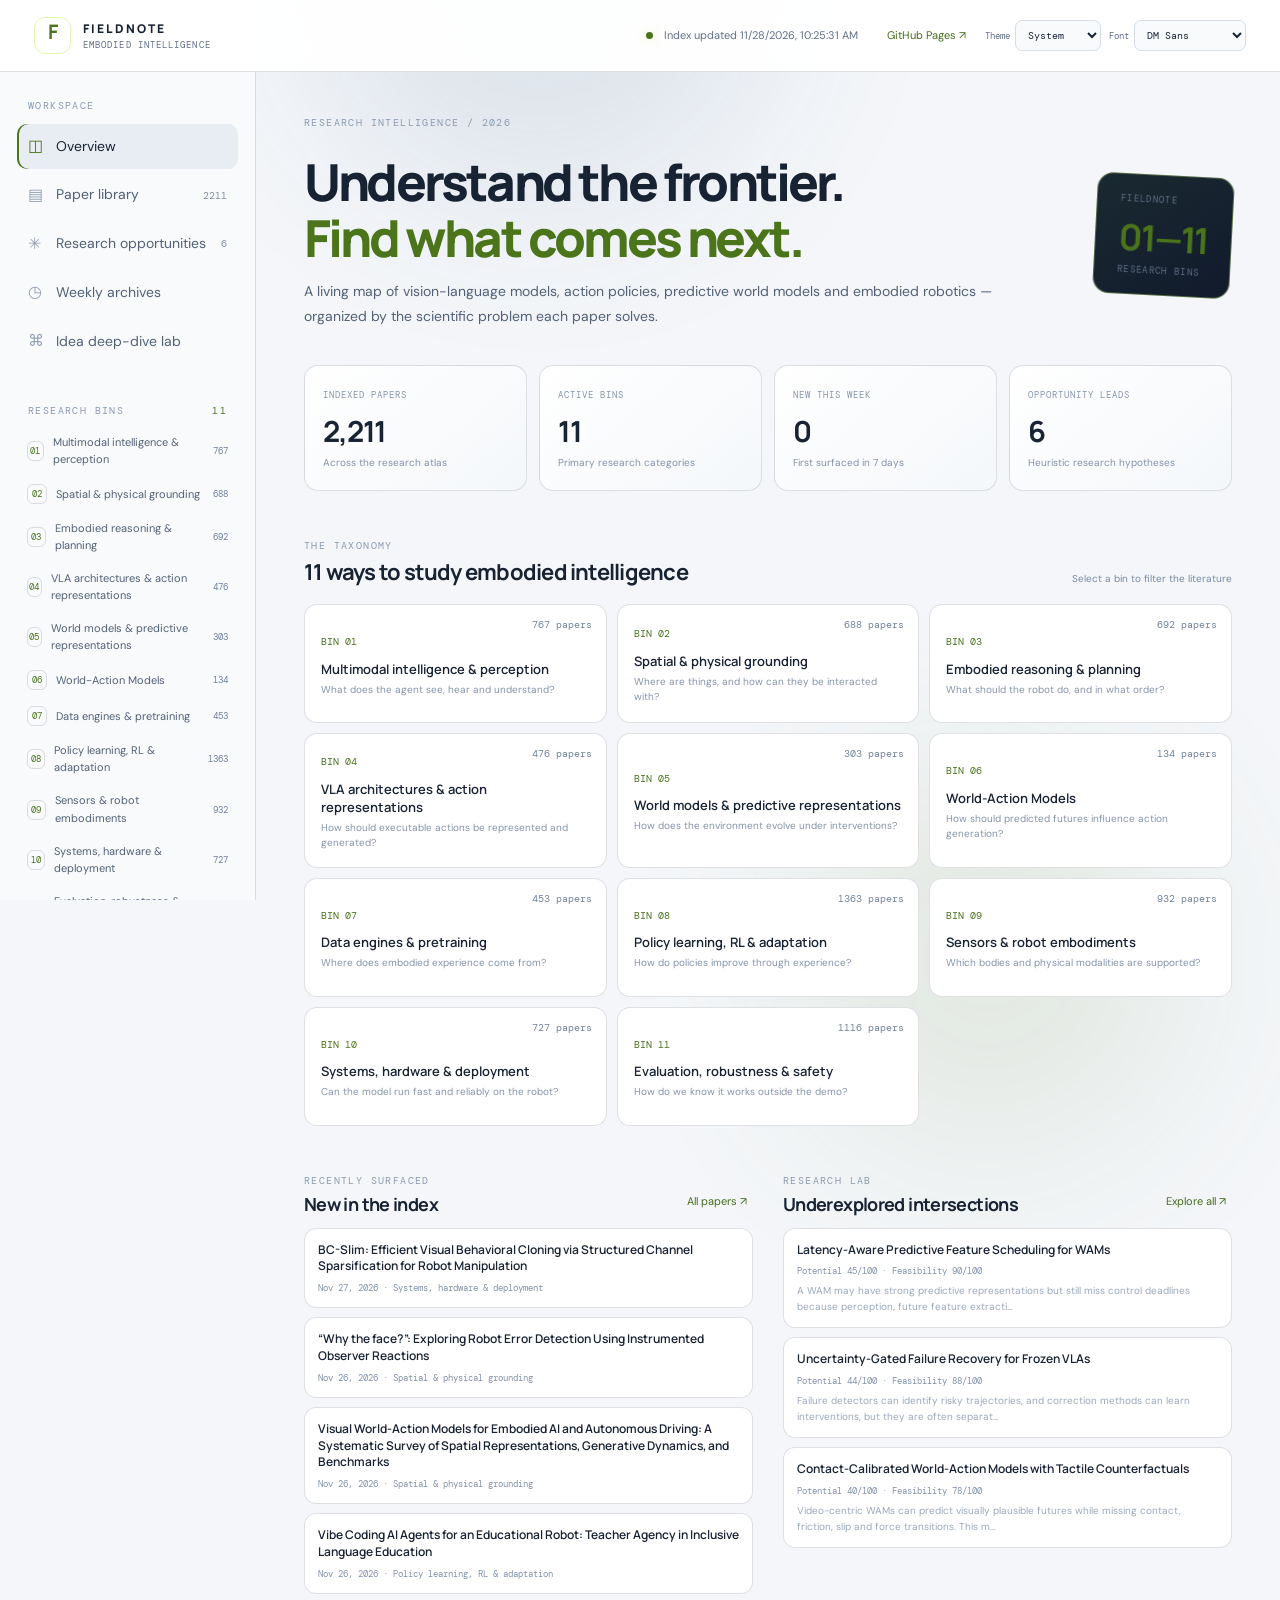
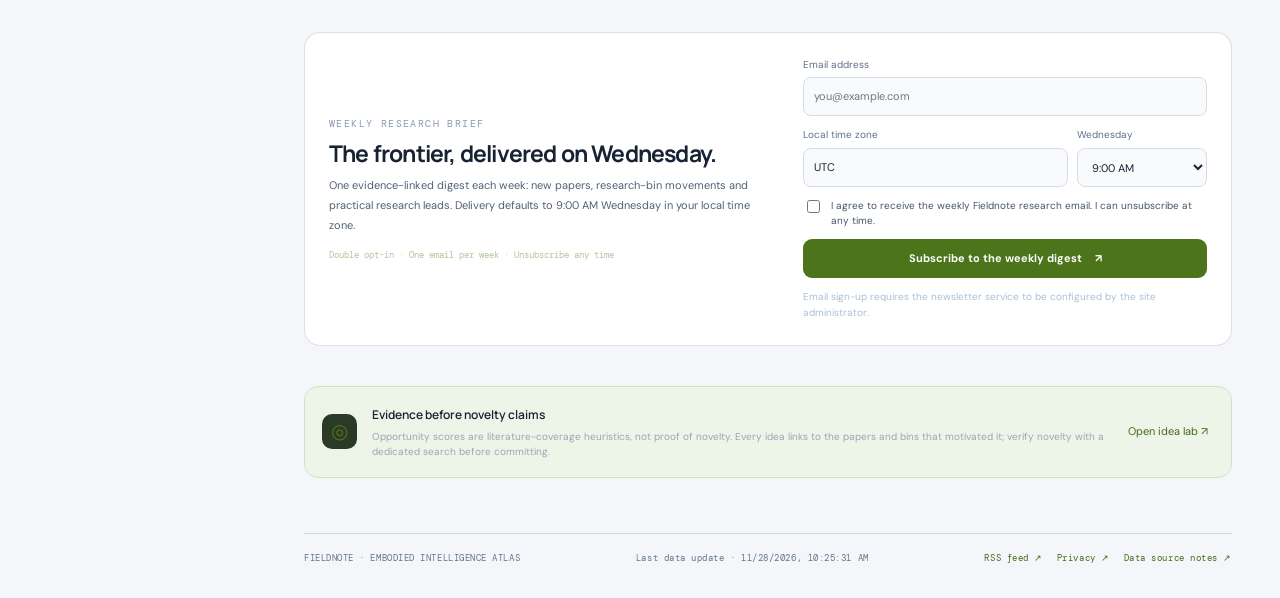
<file: index.html>
<!doctype html>
<html lang="en">
<head>
  <meta charset="utf-8">
  <meta name="viewport" content="width=device-width,initial-scale=1">
  <meta name="description" content="A searchable research atlas for vision-language models, VLAs, world models, World-Action Models and embodied robotics.">
  <meta name="keywords" content="embodied AI, VLA, VLM, world models, robotics research, robot learning, humanoids, manipulation">
  <meta name="robots" content="index,follow,max-image-preview:large">
  <link rel="canonical" href="https://hari-hashing.github.io/fieldnote/">
  <link rel="alternate" type="application/atom+xml" title="Fieldnote research feed" href="https://hari-hashing.github.io/fieldnote/feed.xml">
  <meta property="og:type" content="website"><meta property="og:site_name" content="Fieldnote">
  <meta property="og:title" content="Fieldnote — Embodied AI Research Atlas">
  <meta property="og:description" content="A living map of VLMs, VLAs, world models and embodied robotics.">
  <meta property="og:url" content="https://hari-hashing.github.io/fieldnote/">
  <meta name="twitter:card" content="summary">
  <script type="application/ld+json">{"@context":"https://schema.org","@type":"CollectionPage","name":"Fieldnote — Embodied AI Research Atlas","url":"https://hari-hashing.github.io/fieldnote/","description":"Research atlas for VLMs, VLAs, world models and embodied robotics.","isAccessibleForFree":true}</script>
  <meta name="theme-color" content="#0b1020">
  <title>Fieldnote — Embodied AI Research Atlas</title>
  <link rel="icon" href="assets/favicon.svg" type="image/svg+xml">
  <link rel="stylesheet" href="assets/styles.css">
</head>
<body>
  <div class="ambient ambient-a"></div><div class="ambient ambient-b"></div>
  <header class="topbar">
    <a class="brand" href="#overview" aria-label="Fieldnote home">
      <span class="brand-mark">F<span>·</span></span>
      <span><b>FIELDNOTE</b><small>EMBODIED INTELLIGENCE</small></span>
    </a>
    <div class="topmeta">
      <span class="live-dot"></span><span id="freshness">Loading research index…</span>
      <a class="top-link" href="https://docs.github.com/en/pages" target="_blank" rel="noreferrer">GitHub Pages ↗</a>
      <div class="appearance-controls">
        <label>Theme <select id="theme-select" aria-label="Color theme"><option value="system">System</option><option value="dark">Midnight</option><option value="light">Light</option><option value="forest">Forest</option></select></label>
        <label>Font <select id="font-select" aria-label="Interface font"><option value="dm">DM Sans</option><option value="inter">Inter</option><option value="plex">IBM Plex</option><option value="source">Source Sans</option><option value="atkinson">Atkinson</option><option value="space">Space Grotesk</option></select></label>
      </div>
    </div>
  </header>

  <div class="shell">
    <aside class="sidebar">
      <div class="side-label">WORKSPACE</div>
      <button class="nav-item active" data-view="overview"><span>◫</span> Overview</button>
      <button class="nav-item" data-view="papers"><span>▤</span> Paper library <em id="paper-nav-count">—</em></button>
      <button class="nav-item" data-view="opportunities"><span>✳</span> Research opportunities <em id="idea-nav-count">—</em></button>
      <button class="nav-item" data-view="archives"><span>◷</span> Weekly archives</button>
      <button class="nav-item" data-view="prompt"><span>⌘</span> Idea deep-dive lab</button>
      <div class="side-divider"></div>
      <div class="side-label">RESEARCH BINS <span id="bin-total">11</span></div>
      <div id="bin-nav" class="bin-nav"></div>
      <div class="sidebar-bottom">
        <div class="source-pulse"><span></span><div><b>Ingestion pipeline</b><small>GitHub Actions · daily</small></div></div>
        <a href="README.md" target="_blank">Setup & documentation ↗</a>
      </div>
    </aside>

    <main class="main">
      <section id="view-overview" class="view active">
        <div class="eyebrow">RESEARCH INTELLIGENCE / 2026</div>
        <div class="hero-row">
          <div>
            <h1>Understand the frontier.<br><span>Find what comes next.</span></h1>
            <p class="hero-copy">A living map of vision-language models, action policies, predictive world models and embodied robotics — organized by the scientific problem each paper solves.</p>
          </div>
          <div class="hero-stamp"><span>FIELDNOTE</span><b>01—11</b><small>RESEARCH BINS</small></div>
        </div>
        <div class="stats-grid">
          <article class="stat-card"><span class="stat-kicker">INDEXED PAPERS</span><b id="stat-papers">—</b><small>Across the research atlas</small></article>
          <article class="stat-card"><span class="stat-kicker">ACTIVE BINS</span><b id="stat-bins">—</b><small>Primary research categories</small></article>
          <article class="stat-card"><span class="stat-kicker">NEW THIS WEEK</span><b id="stat-week">—</b><small>First surfaced in 7 days</small></article>
          <article class="stat-card"><span class="stat-kicker">OPPORTUNITY LEADS</span><b id="stat-ideas">—</b><small>Heuristic research hypotheses</small></article>
        </div>
        <div class="section-heading"><div><div class="eyebrow">THE TAXONOMY</div><h2>11 ways to study embodied intelligence</h2></div><span class="section-note">Select a bin to filter the literature</span></div>
        <div id="bin-grid" class="bin-grid"></div>
        <div class="two-col-section">
          <section><div class="section-heading compact"><div><div class="eyebrow">RECENTLY SURFACED</div><h2>New in the index</h2></div><button class="text-button" data-go="papers">All papers ↗</button></div><div id="recent-papers" class="stack-list"></div></section>
          <section><div class="section-heading compact"><div><div class="eyebrow">RESEARCH LAB</div><h2>Underexplored intersections</h2></div><button class="text-button" data-go="opportunities">Explore all ↗</button></div><div id="featured-ideas" class="stack-list"></div></section>
        </div>
        <section class="newsletter-panel" aria-labelledby="newsletter-title">
          <div class="newsletter-copy"><div class="eyebrow">WEEKLY RESEARCH BRIEF</div><h2 id="newsletter-title">The frontier, delivered on Wednesday.</h2>
            <p>One evidence-linked digest each week: new papers, research-bin movements and practical research leads. Delivery defaults to 9:00 AM Wednesday in your local time zone.</p>
            <div class="newsletter-trust">Double opt-in · One email per week · Unsubscribe any time</div>
          </div>
          <form id="newsletter-form" class="newsletter-form">
            <label>Email address<input id="newsletter-email" name="email" type="email" autocomplete="email" required maxlength="254" placeholder="you@example.com"></label>
            <div class="newsletter-fields">
              <label>Local time zone<input id="newsletter-timezone" name="timezone" type="text" required maxlength="80" spellcheck="false" placeholder="Asia/Kolkata"></label>
              <label>Wednesday<select id="newsletter-hour" name="deliveryHour"><option value="8">8:00 AM</option><option value="9" selected>9:00 AM</option><option value="10">10:00 AM</option><option value="11">11:00 AM</option></select></label>
            </div>
            <label class="newsletter-consent"><input id="newsletter-consent" type="checkbox" required><span>I agree to receive the weekly Fieldnote research email. I can unsubscribe at any time.</span></label>
            <label class="newsletter-honeypot">Company<input name="company" tabindex="-1" autocomplete="off"></label>
            <button class="primary-button" type="submit">Subscribe to the weekly digest <span>↗</span></button>
            <p id="newsletter-status" class="newsletter-status" role="status" aria-live="polite">Email sign-up requires the newsletter service to be configured by the site administrator.</p>
          </form>
        </section>
        <div class="method-strip"><div class="method-icon">◎</div><div><b>Evidence before novelty claims</b><p>Opportunity scores are literature-coverage heuristics, not proof of novelty. Every idea links to the papers and bins that motivated it; verify novelty with a dedicated search before committing.</p></div><button class="text-button" data-go="prompt">Open idea lab ↗</button></div>
      </section>

      <section id="view-papers" class="view">
        <div class="page-head"><div><div class="eyebrow">THE LIBRARY</div><h1>Research papers</h1><p>Search, filter and trace the literature by scientific contribution.</p></div><button class="outline-button" id="download-papers">↓ Export JSON</button></div>
        <div class="filter-panel">
          <label class="searchbox"><span>⌕</span><input id="paper-search" type="search" placeholder="Search titles, methods, authors, datasets…"></label>
          <select id="filter-bin"><option value="">All research bins</option></select>
          <select id="filter-status"><option value="">All statuses</option><option value="preprint">Preprint</option><option value="published">Published / venue listed</option><option value="accepted">Accepted</option><option value="needs_verification">Needs verification</option></select>
          <select id="filter-year"><option value="">All years</option></select>
        </div>
        <div class="results-line"><span id="result-count">Loading…</span><span>Primary bin + cross-cutting tags</span></div>
        <div id="paper-results" class="paper-grid"></div>
        <div id="empty-papers" class="empty-state hidden">No papers match these filters. Try broadening your search.</div>
      </section>

      <section id="view-opportunities" class="view">
        <div class="page-head"><div><div class="eyebrow">RESEARCH LAB / HYPOTHESIS GENERATION</div><h1>Research opportunities</h1><p>Practical research directions inferred from sparse intersections in the indexed literature.</p></div><span class="confidence-pill">Heuristic discovery · not novelty proof</span></div>
        <div class="callout"><b>How to read these suggestions</b><p>Each lead combines an observed research gap with feasibility and experimental tractability. A low paper count means “underrepresented in this index,” not “nobody has studied it.” The update job refreshes the evidence and recalculates coverage daily.</p></div>
        <div class="opportunity-toolbar"><div class="segmented" id="idea-sort"><button class="selected" data-sort="score">Highest potential</button><button data-sort="feasibility">Most practical</button><button data-sort="gap">Least covered</button></div><select id="idea-bin-filter"><option value="">All bins</option></select></div>
        <div id="opportunity-results" class="opportunity-grid"></div>
      </section>

      <section id="view-archives" class="view">
        <div class="page-head"><div><div class="eyebrow">PERSISTENT HISTORY</div><h1>Research archives</h1><p>Each successful ingestion run creates a dated snapshot. Older weekly snapshots remain in the repository.</p></div></div>
        <div class="archive-layout"><div id="archive-list" class="archive-list"></div><div id="archive-detail" class="archive-detail"><div class="empty-state">Select an archive to inspect its snapshot.</div></div></div>
      </section>

      <section id="view-prompt" class="view">
        <div class="page-head"><div><div class="eyebrow">IDEA DEEP-DIVE LAB</div><h1>Turn a lead into a research plan</h1><p>Generate a rigorous research prompt that makes a model investigate prior work, novelty, mathematical formulation and implementation feasibility.</p></div></div>
        <div class="prompt-layout">
          <div class="prompt-controls">
            <label>Research idea<select id="prompt-idea"><option value="">Choose an opportunity…</option></select></label>
            <label>Target embodiment<input id="prompt-embodiment" value="Franka Panda / dual-arm manipulator; compare simulation and real robot where feasible"></label>
            <label>Compute constraints<input id="prompt-compute" value="1–2 GPUs; prioritize parameter-efficient and inference-efficient approaches"></label>
            <label>Research horizon<select id="prompt-horizon"><option>4–8 weeks: reproducible prototype</option><option>3–6 months: publishable research project</option><option>9–12 months: full research programme</option></select></label>
            <label>Additional context<textarea id="prompt-context" rows="4" placeholder="Existing code, simulator, datasets, hardware, lab constraints, preferred methods…"></textarea></label>
            <button class="primary-button" id="generate-prompt">Generate deep-dive prompt <span>↗</span></button>
          </div>
          <div class="prompt-output"><div class="output-head"><div><span class="eyebrow">MODEL-READY PROMPT</span><b>Research investigation brief</b></div><button class="outline-button" id="copy-prompt">Copy prompt</button></div><textarea id="prompt-output" spellcheck="false" placeholder="Choose an idea and generate the research prompt. The result will appear here."></textarea><div class="output-foot"><span>Includes literature audit · novelty analysis · technical design · experiments · implementation plan</span><button class="text-button" id="download-prompt">Download .md</button></div></div>
        </div>
        <div class="prompt-note"><b>Important:</b> The prompt explicitly requires primary-source verification, comparison against prior/ongoing/proposed work, and uncertainty labels. A language model's novelty assessment is a research hypothesis, not a substitute for a systematic literature review or expert review.</div>
      </section>

      <footer><span>FIELDNOTE · EMBODIED INTELLIGENCE ATLAS</span><span id="footer-updated">Local archive · GitHub Pages ready</span><span class="footer-links"><a href="feed.xml">RSS feed ↗</a><a href="privacy.html">Privacy ↗</a><a href="https://info.arxiv.org/help/api/">Data source notes ↗</a></span></footer>
    </main>
  </div>
  <script src="assets/app.js"></script><script src="assets/preferences.js"></script><script src="assets/newsletter-config.js"></script><script src="assets/newsletter.js"></script>
</body>
</html>
</file>
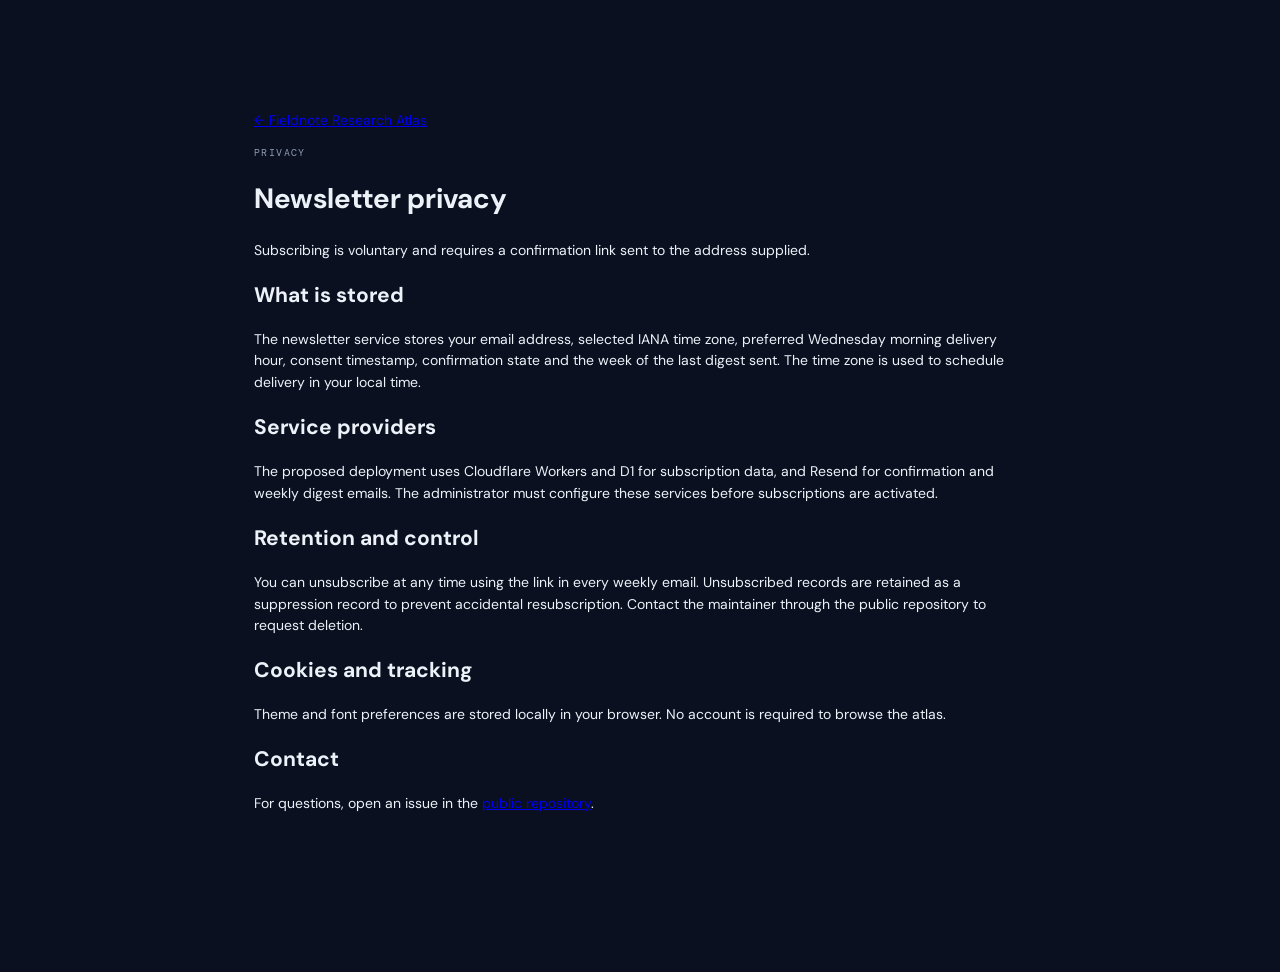
<file: privacy.html>
<!doctype html><html lang="en"><head><meta charset="utf-8"><meta name="viewport" content="width=device-width,initial-scale=1"><title>Privacy | Fieldnote</title><meta name="robots" content="index,follow"><link rel="canonical" href="https://hari-hashing.github.io/fieldnote/privacy.html"><link rel="stylesheet" href="assets/styles.css"></head><body><main style="max-width:820px;margin:8vh auto;padding:24px"><p><a href="./">← Fieldnote Research Atlas</a></p><p class="eyebrow">PRIVACY</p><h1>Newsletter privacy</h1><p>Subscribing is voluntary and requires a confirmation link sent to the address supplied.</p><h2>What is stored</h2><p>The newsletter service stores your email address, selected IANA time zone, preferred Wednesday morning delivery hour, consent timestamp, confirmation state and the week of the last digest sent. The time zone is used to schedule delivery in your local time.</p><h2>Service providers</h2><p>The proposed deployment uses Cloudflare Workers and D1 for subscription data, and Resend for confirmation and weekly digest emails. The administrator must configure these services before subscriptions are activated.</p><h2>Retention and control</h2><p>You can unsubscribe at any time using the link in every weekly email. Unsubscribed records are retained as a suppression record to prevent accidental resubscription. Contact the maintainer through the public repository to request deletion.</p><h2>Cookies and tracking</h2><p>Theme and font preferences are stored locally in your browser. No account is required to browse the atlas.</p><h2>Contact</h2><p>For questions, open an issue in the <a href="https://github.com/hari-hashing/fieldnote/issues">public repository</a>.</p></main></body></html>
</file>
<file: assets/styles.css>
@import url('https://fonts.googleapis.com/css2?family=DM+Mono:wght@400;500&family=DM+Sans:wght@400;500;600;700&family=Manrope:wght@400;500;600;700;800&display=swap');
:root{--bg:#0b1020;--panel:#111a2c;--panel2:#151f33;--line:rgba(182,199,225,.13);--text:#edf2f9;--muted:#94a3b8;--accent:#c9f36b;--blue:#7dd3fc;--purple:#c4b5fd;--orange:#fbbf69;--red:#fca5a5;--radius:18px;--mono:'DM Mono',monospace;--sans:'DM Sans',sans-serif;--display:'Manrope',sans-serif}
*{box-sizing:border-box}html{scroll-behavior:smooth}body{margin:0;background:var(--bg);color:var(--text);font-family:var(--sans);font-size:14px;line-height:1.55;min-height:100vh}button,input,select,textarea{font:inherit}button{cursor:pointer}.ambient{position:fixed;pointer-events:none;filter:blur(100px);opacity:.13;z-index:-1;border-radius:50%}.ambient-a{width:440px;height:440px;background:#345f89;top:-250px;left:25%}.ambient-b{width:380px;height:380px;background:#688b3f;bottom:-250px;right:8%}.topbar{height:72px;border-bottom:1px solid var(--line);display:flex;align-items:center;justify-content:space-between;padding:0 34px;position:sticky;top:0;z-index:20;background:rgba(11,16,32,.87);backdrop-filter:blur(18px)}.brand{display:flex;align-items:center;gap:12px;color:var(--text);text-decoration:none}.brand-mark{width:37px;height:37px;display:grid;place-items:center;border:1px solid rgba(201,243,107,.55);border-radius:11px;color:var(--accent);font:700 20px var(--display)}.brand-mark span{color:#fff}.brand b{display:block;font:800 12px var(--display);letter-spacing:.18em}.brand small{display:block;color:var(--muted);font:9px var(--mono);letter-spacing:.12em;margin-top:2px}.topmeta{display:flex;align-items:center;gap:11px;color:var(--muted);font-size:11px}.live-dot,.source-pulse span{width:7px;height:7px;border-radius:50%;background:var(--accent);box-shadow:0 0 12px #c9f36b88}.top-link{color:var(--accent);text-decoration:none;margin-left:18px}.shell{display:grid;grid-template-columns:256px minmax(0,1fr);max-width:1600px;margin:auto}.sidebar{height:calc(100vh - 72px);position:sticky;top:72px;border-right:1px solid var(--line);padding:27px 17px 20px;display:flex;flex-direction:column;overflow:auto}.side-label,.eyebrow{font:10px var(--mono);letter-spacing:.14em;color:#8b9bb1}.side-label{padding:0 11px 10px;display:flex;justify-content:space-between}.side-label span{color:var(--accent)}.nav-item{width:100%;text-align:left;color:#aab7ca;background:none;border:0;padding:10px 11px;border-radius:10px;margin:2px 0;display:flex;align-items:center;gap:11px}.nav-item span{font-size:16px;width:17px;color:#91a0b4}.nav-item em{margin-left:auto;font:10px var(--mono);color:#7f8ea4;font-style:normal}.nav-item:hover,.nav-item.active{background:#1a263b;color:#fff}.nav-item.active{box-shadow:inset 2px 0 var(--accent)}.nav-item.active span{color:var(--accent)}.side-divider{height:1px;background:var(--line);margin:19px 5px}.bin-nav{display:grid;gap:2px}.bin-nav button{display:flex;align-items:center;gap:9px;background:none;border:0;color:#9eacc0;text-align:left;padding:7px 10px;border-radius:8px;font-size:11px}.bin-nav button:hover{background:#172238;color:white}.bin-nav i{width:20px;height:20px;border:1px solid var(--line);border-radius:6px;display:grid;place-items:center;font:9px var(--mono);font-style:normal;color:var(--accent)}.bin-nav small{margin-left:auto;font:9px var(--mono);color:#708099}.sidebar-bottom{margin-top:auto;padding:17px 9px 0}.source-pulse{display:flex;gap:10px;align-items:center;padding:12px;background:#141f31;border:1px solid var(--line);border-radius:12px}.source-pulse span{flex:none}.source-pulse b,.source-pulse small{display:block}.source-pulse b{font-size:11px}.source-pulse small{font-size:10px;color:var(--muted);margin-top:2px}.sidebar-bottom>a{display:block;color:#8999af;text-decoration:none;font-size:10px;margin:13px 3px}.main{padding:44px 48px 30px;min-width:0}.view{display:none;animation:fade .25s ease}.view.active{display:block}@keyframes fade{from{opacity:.4;transform:translateY(5px)}to{opacity:1;transform:none}}.hero-row{display:flex;justify-content:space-between;align-items:center;gap:30px;margin:12px 0 35px}.hero-row h1,.page-head h1{font:800 clamp(34px,4vw,51px)/1.1 var(--display);letter-spacing:-.055em;margin:13px 0}.hero-row h1 span{color:var(--accent)}.hero-copy,.page-head p{max-width:700px;color:#9baac0;font-size:14px;line-height:1.8;margin:0}.hero-stamp{border:1px solid rgba(201,243,107,.35);border-radius:16px;padding:18px 23px;min-width:137px;transform:rotate(3deg);background:linear-gradient(145deg,#1a2a31,#111a2c)}.hero-stamp span,.hero-stamp small{display:block;color:var(--muted);font:9px var(--mono);letter-spacing:.15em}.hero-stamp b{display:block;color:var(--accent);font:700 36px var(--display);letter-spacing:-.06em;margin:8px 0 2px}.stats-grid{display:grid;grid-template-columns:repeat(4,1fr);gap:12px;margin-bottom:48px}.stat-card{background:linear-gradient(140deg,#141e31,#10182a);border:1px solid var(--line);border-radius:14px;padding:17px 18px}.stat-kicker{font:9px var(--mono);color:#8595ac;letter-spacing:.11em}.stat-card>b{display:block;font:700 29px var(--display);margin:7px 0 0;letter-spacing:-.04em}.stat-card small{color:#8292a9;font-size:10px}.section-heading{display:flex;align-items:end;justify-content:space-between;gap:20px;margin:0 0 17px}.section-heading h2{font:700 22px var(--display);letter-spacing:-.035em;margin:5px 0 0}.section-note{font-size:10px;color:#7789a3}.bin-grid{display:grid;grid-template-columns:repeat(3,minmax(0,1fr));gap:10px}.bin-card{position:relative;overflow:hidden;text-align:left;padding:16px;border:1px solid var(--line);border-radius:13px;background:#111a2c;color:var(--text);transition:.2s;min-height:119px}.bin-card:hover{transform:translateY(-3px);border-color:#789b55;background:#172337}.bin-number{font:10px var(--mono);color:var(--accent)}.bin-card strong{display:block;font:600 13px var(--display);margin:8px 0 4px}.bin-card p{margin:0;color:#8494ab;font-size:10px;line-height:1.55}.bin-count{position:absolute;right:14px;top:13px;font:10px var(--mono);color:#71839c}.two-col-section{display:grid;grid-template-columns:1fr 1fr;gap:30px;margin-top:48px}.compact{margin-bottom:12px}.compact h2{font-size:18px}.text-button{background:none;border:0;color:var(--accent);font-size:11px;padding:6px}.text-button:hover{text-decoration:underline}.stack-list{display:grid;gap:9px}.mini-item{border:1px solid var(--line);border-radius:12px;padding:13px;background:#111a2c}.mini-item b{font:600 12px var(--display);display:block;line-height:1.4}.mini-item small{font:9px var(--mono);color:#8292a9;display:block;margin-top:7px}.mini-item p{font-size:10px;color:#9aa8bc;margin:6px 0 0}.method-strip{margin-top:40px;padding:17px;border:1px solid rgba(201,243,107,.22);background:linear-gradient(100deg,#1b292a,#141d2e);border-radius:14px;display:flex;align-items:center;gap:15px}.method-icon{width:35px;height:35px;display:grid;place-items:center;background:#2b3a26;border-radius:10px;color:var(--accent);font-size:20px;flex:none}.method-strip b{font:600 12px var(--display)}.method-strip p{font-size:10px;color:#96a7b9;margin:3px 0 0}.method-strip .text-button{margin-left:auto;white-space:nowrap}.page-head{display:flex;align-items:end;justify-content:space-between;gap:20px;margin-bottom:27px}.page-head h1{font-size:38px;margin-bottom:8px}.outline-button,.primary-button{border:1px solid rgba(201,243,107,.4);background:#17242d;color:var(--accent);border-radius:9px;padding:10px 13px;font-size:11px;white-space:nowrap}.outline-button:hover{background:#23362b}.filter-panel{display:grid;grid-template-columns:minmax(220px,1fr) 190px 170px 130px;gap:9px;padding:12px;background:#111a2c;border:1px solid var(--line);border-radius:13px}.searchbox{display:flex;align-items:center;gap:9px;background:#0d1525;border:1px solid var(--line);border-radius:8px;padding:0 11px;color:var(--muted)}.searchbox span{font-size:19px}.searchbox input{background:none;border:0;outline:0;color:var(--text);width:100%;padding:10px 0;font-size:11px}.filter-panel select,.opportunity-toolbar select,.prompt-controls input,.prompt-controls select,.prompt-controls textarea{background:#0d1525;color:#cbd5e1;border:1px solid var(--line);border-radius:8px;padding:10px;font-size:11px;min-width:0;outline:none}.results-line{display:flex;justify-content:space-between;color:#8292a9;font:10px var(--mono);padding:15px 2px}.paper-grid{display:grid;grid-template-columns:repeat(2,minmax(0,1fr));gap:12px}.paper-card{background:#111a2c;border:1px solid var(--line);border-radius:14px;padding:17px;display:flex;flex-direction:column;min-width:0}.paper-card:hover{border-color:#54694a}.paper-top{display:flex;align-items:center;justify-content:space-between;gap:10px}.paper-date{color:#8c9bb0;font:9px var(--mono)}.status-tag,.bin-tag,.tag{font:9px var(--mono);border-radius:5px;padding:4px 7px;background:#1d2b3e;color:#a8c0d7}.paper-card h3{font:650 14px/1.45 var(--display);margin:12px 0 6px}.authors{font-size:10px;color:#91a2b9;margin:0 0 9px}.paper-abstract{font-size:11px;color:#afbdce;line-height:1.7;margin:0 0 13px;display:-webkit-box;-webkit-line-clamp:4;-webkit-box-orient:vertical;overflow:hidden}.tag-row{display:flex;flex-wrap:wrap;gap:5px;margin:auto 0 13px}.paper-meta{border-top:1px solid var(--line);padding-top:10px;display:flex;flex-wrap:wrap;gap:8px;font-size:9px;color:#8293a9}.paper-links{display:flex;gap:12px;margin-top:12px}.paper-links a{color:var(--accent);text-decoration:none;font-size:10px}.paper-links a:hover{text-decoration:underline}.empty-state{padding:40px 20px;text-align:center;border:1px dashed var(--line);border-radius:13px;color:#8b9bb1;font-size:12px}.hidden{display:none!important}.confidence-pill{font:9px var(--mono);color:var(--orange);border:1px solid #b7853b55;padding:8px 10px;border-radius:30px}.callout{border:1px solid #7b9a4b55;background:#1b282b;padding:15px 17px;border-radius:12px;margin-bottom:18px}.callout b{font:600 12px var(--display);color:var(--accent)}.callout p{margin:4px 0 0;color:#9eafbd;font-size:11px}.opportunity-toolbar{display:flex;justify-content:space-between;align-items:center;margin:18px 0 14px}.segmented{display:flex;padding:3px;border:1px solid var(--line);border-radius:9px;background:#101829}.segmented button{border:0;background:none;color:#91a1b8;padding:7px 11px;border-radius:6px;font-size:10px}.segmented button.selected{background:#253425;color:var(--accent)}.opportunity-grid{display:grid;grid-template-columns:repeat(2,minmax(0,1fr));gap:13px}.opportunity-card{border:1px solid var(--line);background:linear-gradient(145deg,#141f32,#101829);border-radius:15px;padding:18px;display:flex;flex-direction:column}.opportunity-head{display:flex;justify-content:space-between;gap:10px}.score-ring{width:47px;height:47px;border-radius:50%;border:1px solid #a9cb65aa;display:grid;place-items:center;color:var(--accent);font:600 13px var(--mono);flex:none}.opportunity-card h3{font:650 15px/1.4 var(--display);margin:9px 0}.opportunity-card p{font-size:11px;color:#aab8c8;line-height:1.65}.opportunity-card .small-label{font:9px var(--mono);color:#8496ad;letter-spacing:.1em}.opportunity-card .idea-section{border-top:1px solid var(--line);padding-top:10px;margin-top:9px}.opportunity-card .idea-section b{font-size:10px;color:#d8e4f0}.opportunity-card .idea-section p{margin:4px 0 0;font-size:10px}.opportunity-card .primary-button{margin-top:14px;align-self:flex-start}.archive-layout{display:grid;grid-template-columns:260px minmax(0,1fr);gap:15px}.archive-list{display:grid;gap:8px;align-content:start}.archive-row{background:#111a2c;border:1px solid var(--line);border-radius:11px;padding:13px;text-align:left;color:var(--text)}.archive-row.selected{border-color:var(--accent);background:#192631}.archive-row b{font:600 12px var(--display);display:block}.archive-row small{font:9px var(--mono);color:#8da0b8}.archive-detail{background:#111a2c;border:1px solid var(--line);border-radius:13px;min-height:250px;padding:19px}.archive-detail h3{font:650 17px var(--display);margin:0}.archive-detail .archive-stats{display:flex;gap:16px;color:#91a1b7;font:10px var(--mono);margin:8px 0 16px}.archive-paper{padding:10px 0;border-top:1px solid var(--line)}.archive-paper b{font-size:11px}.archive-paper small{display:block;color:#8fa1b9;font-size:9px;margin-top:4px}.prompt-layout{display:grid;grid-template-columns:330px minmax(0,1fr);gap:14px}.prompt-controls,.prompt-output{border:1px solid var(--line);background:#111a2c;border-radius:14px;padding:17px}.prompt-controls{display:grid;gap:12px;align-content:start}.prompt-controls label{display:grid;gap:6px;color:#9eafc4;font-size:10px}.prompt-controls input,.prompt-controls select,.prompt-controls textarea{width:100%;font-size:10px}.prompt-controls textarea{resize:vertical}.primary-button{background:var(--accent);color:#172011;border:0;font-weight:700;padding:11px 14px}.primary-button:hover{background:#d7ff81}.primary-button span{margin-left:10px}.prompt-output{display:flex;flex-direction:column;min-height:530px}.output-head{display:flex;align-items:center;justify-content:space-between;gap:12px;border-bottom:1px solid var(--line);padding-bottom:13px}.output-head b{display:block;font:600 13px var(--display);margin-top:4px}.prompt-output>textarea{resize:vertical;flex:1;min-height:390px;width:100%;background:#0c1423;border:1px solid var(--line);color:#ced8e5;border-radius:9px;padding:14px;margin:13px 0;font:10px/1.7 var(--mono);outline:none}.output-foot{display:flex;justify-content:space-between;align-items:center;gap:10px;color:#8496ad;font-size:9px}.prompt-note{margin-top:14px;color:#a2b0c1;font-size:10px;border-left:2px solid var(--orange);padding:8px 12px;background:#1c202a}.prompt-note b{color:var(--orange)}footer{border-top:1px solid var(--line);margin-top:55px;padding:18px 0 4px;display:flex;justify-content:space-between;gap:12px;color:#74849a;font:9px var(--mono);letter-spacing:.06em}footer a{color:var(--accent);text-decoration:none}
@media(max-width:1100px){.shell{grid-template-columns:220px 1fr}.main{padding:35px 28px}.filter-panel{grid-template-columns:1fr 1fr}.searchbox{grid-column:span 2}.two-col-section{gap:18px}.prompt-layout{grid-template-columns:280px 1fr}}
@media(max-width:760px){.topbar{padding:0 17px}.topmeta{font-size:0}.top-link{font-size:10px}.shell{display:block}.sidebar{height:auto;position:relative;top:auto;border-right:0;border-bottom:1px solid var(--line);padding:10px 13px;display:block;white-space:nowrap;overflow-x:auto}.side-label,.bin-nav,.side-divider,.sidebar-bottom{display:none}.nav-item{display:inline-flex;width:auto;padding:9px 11px;margin:0 3px 0 0;font-size:11px}.nav-item em{display:none}.main{padding:28px 16px}.hero-row{align-items:flex-start}.hero-stamp{display:none}.hero-row h1{font-size:36px}.stats-grid{grid-template-columns:repeat(2,1fr);gap:8px}.bin-grid{grid-template-columns:repeat(2,1fr)}.two-col-section{grid-template-columns:1fr}.section-note{display:none}.filter-panel{grid-template-columns:1fr 1fr}.searchbox{grid-column:span 2}.paper-grid,.opportunity-grid{grid-template-columns:1fr}.page-head{align-items:flex-start;flex-direction:column}.page-head h1{font-size:32px}.archive-layout{grid-template-columns:1fr}.archive-list{grid-template-columns:repeat(2,1fr)}.prompt-layout{grid-template-columns:1fr}.prompt-output{min-height:450px}.method-strip{align-items:flex-start;flex-wrap:wrap}.method-strip .text-button{margin-left:46px}footer{flex-wrap:wrap}}
@media(max-width:420px){.bin-grid{grid-template-columns:1fr}.filter-panel{grid-template-columns:1fr}.searchbox{grid-column:auto}.archive-list{grid-template-columns:1fr}.hero-row h1{font-size:32px}}
.idea-more{border-top:1px solid var(--line);margin-top:10px;padding-top:9px;color:#9eafc4}.idea-more summary{cursor:pointer;font-size:10px;color:var(--blue);list-style:none}.idea-more summary::-webkit-details-marker{display:none}.idea-more summary:after{content:'＋';float:right;color:var(--muted)}.idea-more[open] summary:after{content:'−'}.idea-more>div{padding-top:9px}.idea-more b{font-size:10px;color:#d8e4f0}.idea-more p{margin:3px 0 9px;font-size:10px;line-height:1.6;color:#94a5b9}


/* User-controlled appearance */
.appearance-controls{display:flex;align-items:center;gap:8px;margin-left:8px}.appearance-controls label{display:flex;align-items:center;gap:5px;color:var(--muted);font:9px var(--mono)}
.appearance-controls select{max-width:112px;background:#101a2b;color:var(--text);border:1px solid var(--line);border-radius:7px;padding:7px 8px;font-size:10px}
.appearance-controls select:focus-visible,.newsletter-form input:focus-visible,.newsletter-form select:focus-visible{outline:2px solid var(--accent);outline-offset:2px}
:root[data-theme="forest"]{--bg:#091a16;--panel:#10251f;--panel2:#163027;--line:rgba(174,220,194,.17);--text:#e8f3ed;--muted:#a1b7aa;--accent:#b6e6a4;--blue:#91d7c5;--purple:#d1b8f0;--orange:#f3c27b;--red:#f3a0a0}
:root[data-theme="forest"] body{background:var(--bg);color:var(--text)}:root[data-theme="forest"] .topbar{background:rgba(9,26,22,.92)}
:root[data-theme="light"]{--bg:#f4f6f9;--panel:#fff;--panel2:#edf1f6;--line:rgba(34,47,66,.15);--text:#182333;--muted:#607087;--accent:#4b741b;--blue:#086f9b;--purple:#7654a8;--orange:#925a0a;--red:#b42318}
:root[data-theme="light"] body{background:var(--bg);color:var(--text)}:root[data-theme="light"] .topbar{background:rgba(255,255,255,.94);border-color:var(--line)}
:root[data-theme="light"] .sidebar{background:#f8fafc;border-color:var(--line)}:root[data-theme="light"] .brand,:root[data-theme="light"] .hero-row h1,:root[data-theme="light"] .page-head h1,:root[data-theme="light"] h2,:root[data-theme="light"] h3{color:#172333}
:root[data-theme="light"] .nav-item,:root[data-theme="light"] .bin-nav button{color:#526176}:root[data-theme="light"] .nav-item:hover,:root[data-theme="light"] .nav-item.active,:root[data-theme="light"] .bin-nav button:hover{background:#e8edf3;color:#172333}
:root[data-theme="light"] .stat-card,:root[data-theme="light"] .bin-card,:root[data-theme="light"] .mini-item,:root[data-theme="light"] .paper-card,:root[data-theme="light"] .opportunity-card,:root[data-theme="light"] .archive-row,:root[data-theme="light"] .archive-detail,:root[data-theme="light"] .prompt-controls,:root[data-theme="light"] .prompt-output,:root[data-theme="light"] .filter-panel,:root[data-theme="light"] .newsletter-panel{background:#fff;border-color:var(--line);color:var(--text)}
:root[data-theme="light"] .stat-card{background:linear-gradient(140deg,#fff,#f4f7fa)}:root[data-theme="light"] .paper-abstract,:root[data-theme="light"] .authors,:root[data-theme="light"] .hero-copy,:root[data-theme="light"] .page-head p,:root[data-theme="light"] .opportunity-card p,:root[data-theme="light"] .newsletter-copy p{color:#526176}
:root[data-theme="light"] .filter-panel select,:root[data-theme="light"] .searchbox,:root[data-theme="light"] .opportunity-toolbar select,:root[data-theme="light"] .prompt-controls input,:root[data-theme="light"] .prompt-controls select,:root[data-theme="light"] .prompt-controls textarea,:root[data-theme="light"] .prompt-output>textarea,:root[data-theme="light"] .appearance-controls select,:root[data-theme="light"] .newsletter-form input,:root[data-theme="light"] .newsletter-form select{background:#f8fafc;color:#182333;border-color:#d5dde7}
:root[data-theme="light"] .callout,:root[data-theme="light"] .method-strip{background:#edf4e8;border-color:#d3e1c6}:root[data-theme="light"] .segmented{background:#f1f4f8;border-color:var(--line)}:root[data-theme="light"] .segmented button{color:#586981}:root[data-theme="light"] .segmented button.selected{background:#e1edd6;color:#365b16}
:root[data-theme="light"] .status-tag,:root[data-theme="light"] .bin-tag,:root[data-theme="light"] .tag{background:#edf2f7;color:#43536a}:root[data-theme="light"] .outline-button{background:#f3f7ed;color:#456b1a;border-color:#c7d8b7}:root[data-theme="light"] .primary-button{background:#4b741b;color:#fff}
:root[data-theme="light"] .top-link,:root[data-theme="light"] .text-button,:root[data-theme="light"] .paper-links a,:root[data-theme="light"] footer a{color:#456b1a}:root[data-theme="light"] footer{color:#65758a;border-color:var(--line)}
.newsletter-panel{display:grid;grid-template-columns:minmax(0,1fr) minmax(320px,.9fr);gap:26px;align-items:center;margin-top:38px;padding:24px;border:1px solid rgba(201,243,107,.25);border-radius:16px;background:linear-gradient(135deg,#172a2b,#111b2c)}
.newsletter-copy h2{font:700 23px var(--display);letter-spacing:-.035em;margin:7px 0}.newsletter-copy p{font-size:11px;color:#9eafc2;line-height:1.8;margin:0}.newsletter-trust{font:9px var(--mono);color:#b1c69d;margin-top:13px}
.newsletter-form{display:grid;gap:11px}.newsletter-form label{display:grid;gap:5px;color:var(--muted);font-size:10px}.newsletter-form input:not([type=checkbox]),.newsletter-form select{width:100%;min-width:0;background:#0d1525;color:var(--text);border:1px solid var(--line);border-radius:8px;padding:10px;font-size:11px}
.newsletter-fields{display:grid;grid-template-columns:1fr 130px;gap:9px}.newsletter-consent{display:flex!important;align-items:flex-start;gap:8px!important;line-height:1.5}.newsletter-consent input{margin-top:2px;accent-color:var(--accent)}
.newsletter-honeypot{position:absolute!important;left:-10000px!important;width:1px!important;height:1px!important;overflow:hidden!important}.newsletter-status{margin:0;color:#aebed0;font-size:10px;line-height:1.6;min-height:16px}.newsletter-status[data-kind="success"]{color:#b9e68f}.newsletter-status[data-kind="error"]{color:#ffaaaa}.footer-links{display:flex;gap:14px;flex-wrap:wrap}
@media(max-width:1100px){.appearance-controls{margin-left:0}.topbar{height:auto;min-height:72px;gap:10px;flex-wrap:wrap;padding:12px 20px}.topmeta{flex-wrap:wrap}}
@media(max-width:760px){.newsletter-panel{grid-template-columns:1fr;padding:18px}.appearance-controls{width:100%;justify-content:flex-end}.topmeta{width:100%;justify-content:space-between}.newsletter-fields{grid-template-columns:1fr 120px}}
@media(max-width:420px){.appearance-controls{justify-content:flex-start}.appearance-controls label{flex:1}.appearance-controls select{max-width:none;width:100%}.newsletter-fields{grid-template-columns:1fr}}

:root[data-theme="forest"] .sidebar{background:#0d201b;border-color:var(--line)}
:root[data-theme="forest"] .stat-card,:root[data-theme="forest"] .bin-card,:root[data-theme="forest"] .mini-item,:root[data-theme="forest"] .paper-card,:root[data-theme="forest"] .opportunity-card,:root[data-theme="forest"] .archive-row,:root[data-theme="forest"] .archive-detail,:root[data-theme="forest"] .prompt-controls,:root[data-theme="forest"] .prompt-output,:root[data-theme="forest"] .filter-panel{background:#10251f;border-color:var(--line)}
:root[data-theme="forest"] .searchbox,:root[data-theme="forest"] .filter-panel select,:root[data-theme="forest"] .opportunity-toolbar select,:root[data-theme="forest"] .prompt-controls input,:root[data-theme="forest"] .prompt-controls select,:root[data-theme="forest"] .prompt-controls textarea,:root[data-theme="forest"] .prompt-output>textarea,:root[data-theme="forest"] .appearance-controls select,:root[data-theme="forest"] .newsletter-form input,:root[data-theme="forest"] .newsletter-form select{background:#081711;color:#e8f3ed;border-color:var(--line)}
:root[data-theme="forest"] .newsletter-panel,:root[data-theme="forest"] .callout,:root[data-theme="forest"] .method-strip{background:#142c24;border-color:#719a6b55}
:root[data-theme="forest"] .nav-item:hover,:root[data-theme="forest"] .nav-item.active,:root[data-theme="forest"] .bin-nav button:hover{background:#18362b;color:#f0f7f1}
:root[data-theme="forest"] .source-pulse{background:#142c24;border-color:var(--line)}
:root[data-theme="light"] .newsletter-consent{color:#455468}
</file>
